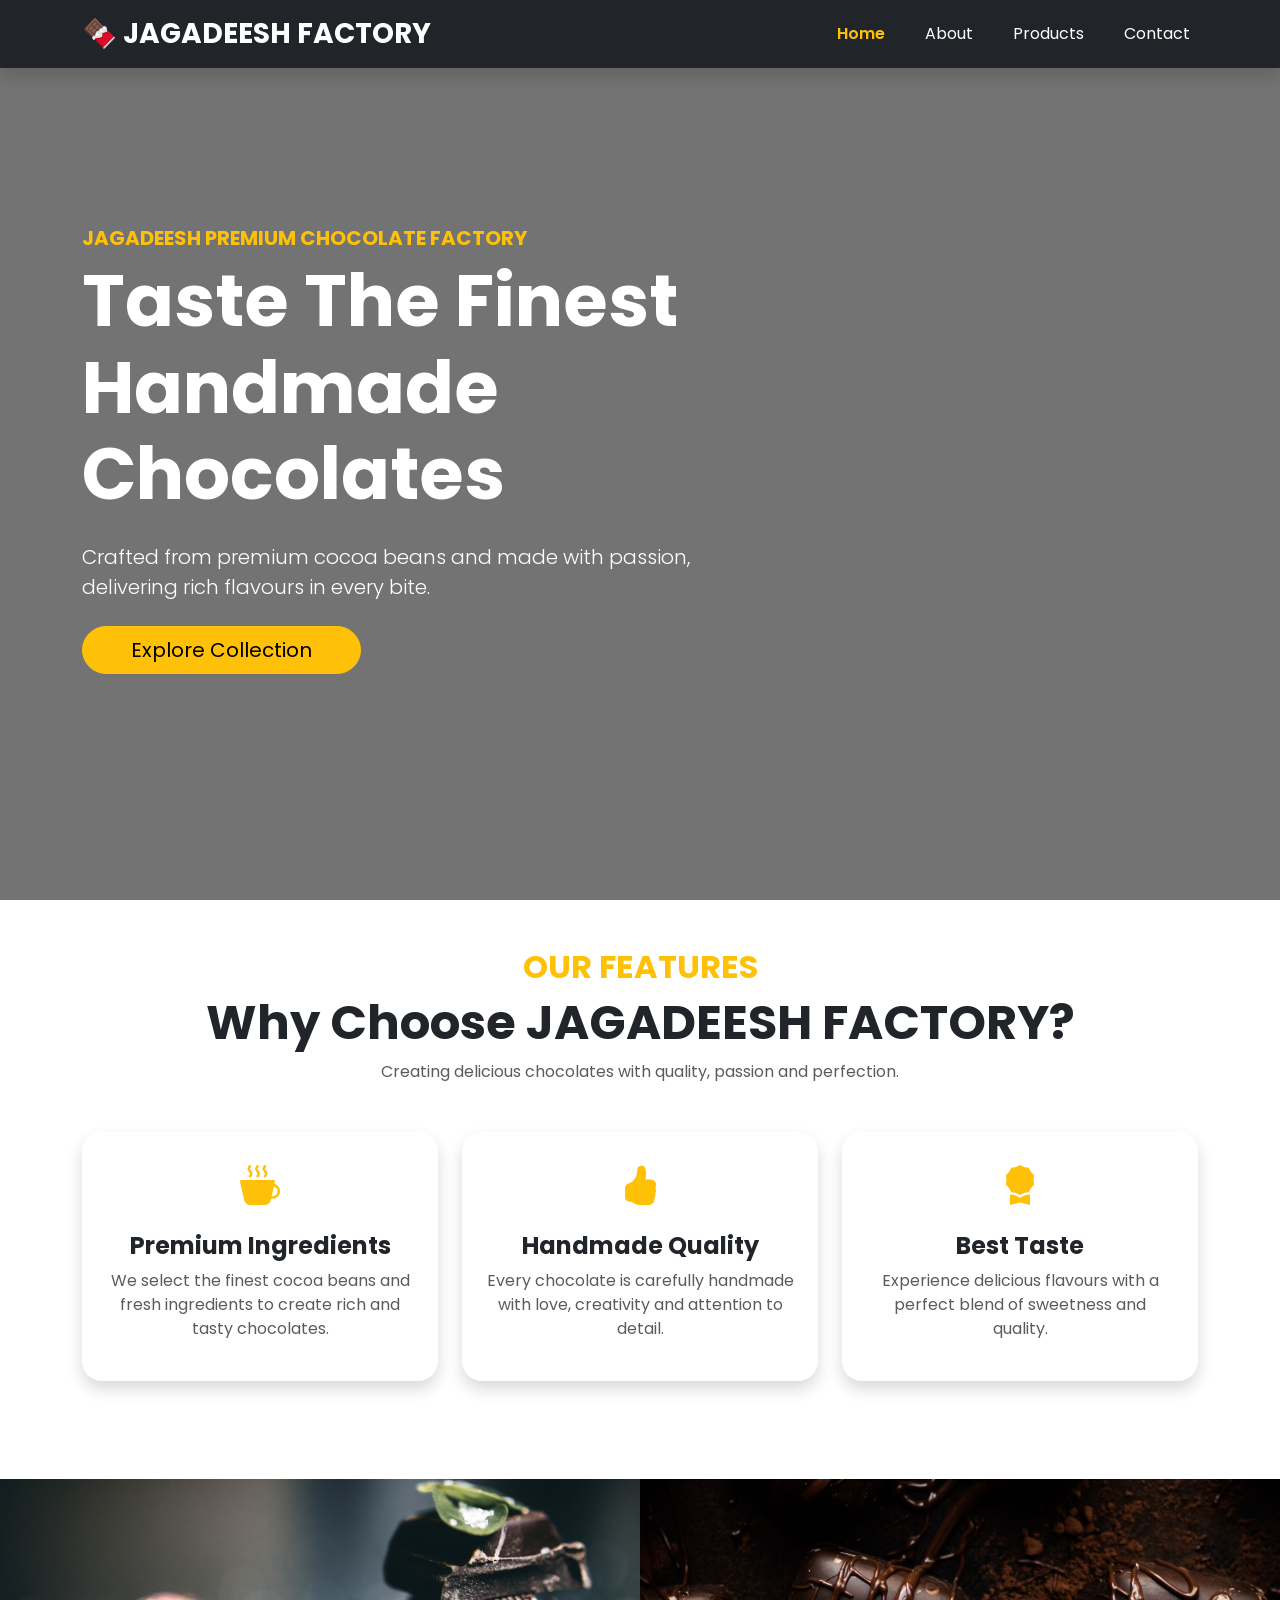
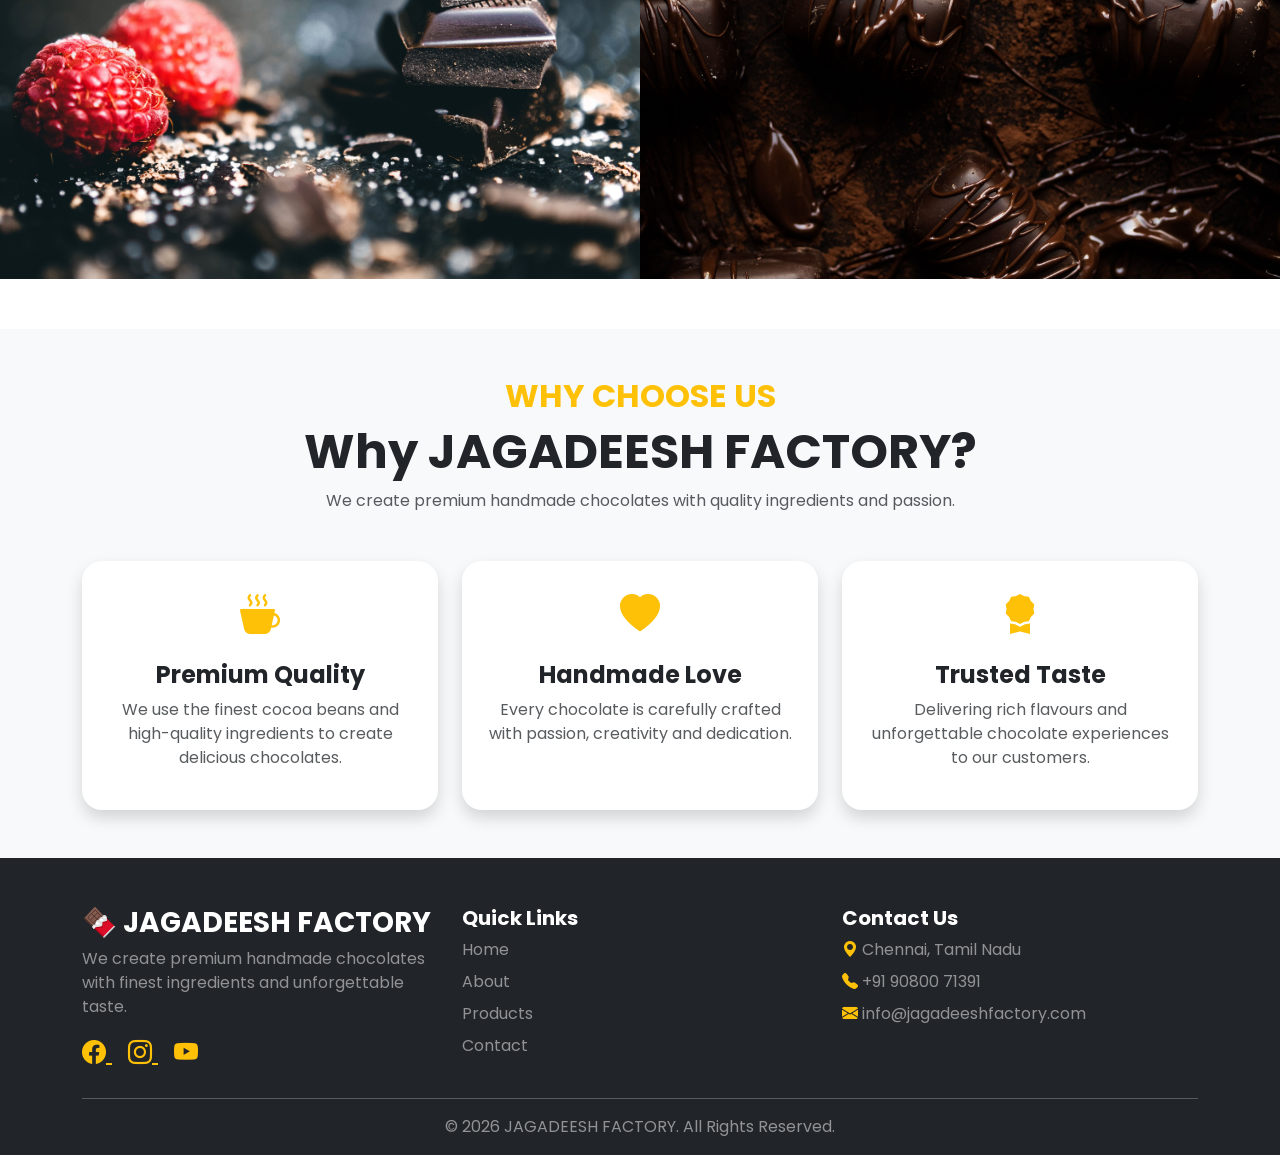
<file: index.html>
<!DOCTYPE html>
<html lang="en">

<head>

    <meta charset="UTF-8">
    <meta name="viewport" content="width=device-width, initial-scale=1.0">

    <title>Chocolate Factory</title>

    <!-- Bootstrap CSS -->

    <link href="https://cdn.jsdelivr.net/npm/bootstrap@5.3.7/dist/css/bootstrap.min.css" rel="stylesheet">

    <!-- Bootstrap Icons -->

    <link rel="stylesheet"
        href="https://cdn.jsdelivr.net/npm/bootstrap-icons@1.13.1/font/bootstrap-icons.min.css">

    <!-- Google Font -->

    <link href="https://fonts.googleapis.com/css2?family=Poppins:wght@300;400;500;600;700;800&display=swap"
        rel="stylesheet">

    <!-- CSS -->

    <link rel="stylesheet" href="style.css">

</head>


<body>
    <nav class="navbar navbar-expand-lg navbar-dark bg-dark fixed-top shadow">

    <div class="container">

        <a class="navbar-brand fw-bold fs-3" href="#">
    🍫 JAGADEESH FACTORY
</a>

        <div class="ms-auto">

            <ul class="navbar-nav flex-row gap-4">

                <li class="nav-item">

                    <a class="nav-link active text-white" href="./index.html">Home</a>

                </li>

                <li class="nav-item">

                    <a class="nav-link text-white" href="./about.html">About</a>

                </li>

                <li class="nav-item">

                    <a class="nav-link text-white" href="./products.html">Products</a>

                </li>

                

                <li class="nav-item">

                    <a class="nav-link text-white" href="./contact.html">Contact</a>

                </li>

            </ul>

        </div>

    </div>

</nav>
<section class="hero">

    <video autoplay muted loop playsinline>

        <source src="./images/hero video.mp4" type="video/mp4">

    </video>

    <div class="overlay"></div>

    <div class="container h-100">

        <div class="row h-100 align-items-center">

            <div class="col-lg-7">

                <h5 class="text-warning fw-bold">
    JAGADEESH PREMIUM CHOCOLATE FACTORY
</h5>

                <h1 class="display-2 fw-bold text-white">

                    Taste The Finest Handmade Chocolates

                </h1>

                <p class="lead text-white my-4">

                    Crafted from premium cocoa beans and made with passion,
                    delivering rich flavours in every bite.

                </p>

                <a href="products.html"
                    class="btn btn-warning btn-lg rounded-pill px-5">

                    Explore Collection

                </a>

            </div>

        </div>

    </div>

</section>

<!-- FEATURES SECTION -->

<section class="py-5">

    <div class="container">

        <div class="text-center mb-5">

            <h2 class="text-warning fw-bold">
                OUR FEATURES
            </h2>

            <h2 class="fw-bold display-5">
                Why Choose JAGADEESH FACTORY?
            </h2>

            <p class="text-muted">
                Creating delicious chocolates with quality, passion and perfection.
            </p>

        </div>


        <div class="row g-4">


            <!-- Feature 1 -->

            <div class="col-lg-4 col-md-6">

                <div class="card h-100 shadow border-0 text-center p-4">

                    <div class="mb-3">

                        <i class="bi bi-cup-hot-fill text-warning fs-1"></i>

                    </div>

                    <h4 class="fw-bold">
                        Premium Ingredients
                    </h4>

                    <p class="text-muted">
                        We select the finest cocoa beans and fresh ingredients
                        to create rich and tasty chocolates.
                    </p>

                </div>

            </div>



            <!-- Feature 2 -->

            <div class="col-lg-4 col-md-6">

                <div class="card h-100 shadow border-0 text-center p-4">

                    <div class="mb-3">

                        <i class="bi bi-hand-thumbs-up-fill text-warning fs-1"></i>

                    </div>

                    <h4 class="fw-bold">
                        Handmade Quality
                    </h4>

                    <p class="text-muted">
                        Every chocolate is carefully handmade with love,
                        creativity and attention to detail.
                    </p>

                </div>

            </div>



            <!-- Feature 3 -->

            <div class="col-lg-4 col-md-6">

                <div class="card h-100 shadow border-0 text-center p-4">

                    <div class="mb-3">

                        <i class="bi bi-award-fill text-warning fs-1"></i>

                    </div>

                    <h4 class="fw-bold">
                        Best Taste
                    </h4>

                    <p class="text-muted">
                        Experience delicious flavours with a perfect blend
                        of sweetness and quality.
                    </p>

                </div>

            </div>



        </div>

    </div>

</section>

<div class="slider">

    <div class="slides">

        <img src="./images/about.jpg" alt="abt">
        <img src="./images/dark.jpg" alt="dark">
        <img src="./images/gift.jpg" alt="gift">
        <img src="./images/almond.jpg" alt="almond">
        <img src="./images/milk.jpg" alt="milk">
        <img src="./images/process.jpg" alt="process">




    </div>

</div>

<!-- why-->

<section class="py-5 bg-light">

    <div class="container">

        <!-- Heading -->

        <div class="text-center mb-5">

            <h2 class="text-warning fw-bold">
                WHY CHOOSE US
            </h2>

            <h2 class="fw-bold display-5">
                Why JAGADEESH FACTORY?
            </h2>

            <p class="text-muted">
                We create premium handmade chocolates with quality ingredients and passion.
            </p>

        </div>


        <!-- Cards -->

        <div class="row g-4">


            <!-- Card 1 -->

            <div class="col-lg-4 col-md-6">

                <div class="card h-100 shadow border-0 text-center p-4">

                    <div class="mb-3">

                        <i class="bi bi-cup-hot-fill text-warning fs-1"></i>

                    </div>

                    <h4 class="fw-bold">
                        Premium Quality
                    </h4>

                    <p class="text-muted">
                        We use the finest cocoa beans and high-quality ingredients
                        to create delicious chocolates.
                    </p>

                </div>

            </div>



            <!-- Card 2 -->

            <div class="col-lg-4 col-md-6">

                <div class="card h-100 shadow border-0 text-center p-4">

                    <div class="mb-3">

                        <i class="bi bi-heart-fill text-warning fs-1"></i>

                    </div>

                    <h4 class="fw-bold">
                        Handmade Love
                    </h4>

                    <p class="text-muted">
                        Every chocolate is carefully crafted with passion,
                        creativity and dedication.
                    </p>

                </div>

            </div>



            <!-- Card 3 -->

            <div class="col-lg-4 col-md-6">

                <div class="card h-100 shadow border-0 text-center p-4">

                    <div class="mb-3">

                        <i class="bi bi-award-fill text-warning fs-1"></i>

                    </div>

                    <h4 class="fw-bold">
                        Trusted Taste
                    </h4>

                    <p class="text-muted">
                        Delivering rich flavours and unforgettable chocolate
                        experiences to our customers.
                    </p>

                </div>

            </div>


        </div>


    </div>

</section>



<!-- FOOTER SECTION -->

<footer class="bg-dark text-white pt-5 pb-3">

    <div class="container">

        <div class="row g-4">


            <!-- Brand -->

            <div class="col-lg-4 col-md-6">

                <h3 class="fw-bold">
                    🍫 JAGADEESH FACTORY
                </h3>

                <p class="text-white-50">
                    We create premium handmade chocolates
                    with finest ingredients and unforgettable taste.
                </p>


                <div>

                    <a href="#" class="text-warning fs-4 me-3">
                        <i class="bi bi-facebook"></i>
                    </a>

                    <a href="#" class="text-warning fs-4 me-3">
                        <i class="bi bi-instagram"></i>
                    </a>

                    <a href="#" class="text-warning fs-4">
                        <i class="bi bi-youtube"></i>
                    </a>

                </div>

            </div>



            <!-- Quick Links -->

            <div class="col-lg-4 col-md-6">

                <h5 class="fw-bold">
                    Quick Links
                </h5>

                <ul class="list-unstyled">

                    <li class="mb-2">
                        <a href="#" class="text-white-50 text-decoration-none">
                            Home
                        </a>
                    </li>

                    <li class="mb-2">
                        <a href="about.html" class="text-white-50 text-decoration-none">
                            About
                        </a>
                    </li>

                    <li class="mb-2">
                        <a href="products.html" class="text-white-50 text-decoration-none">
                            Products
                        </a>
                    </li>

                    <li>
                        <a href="contact.html" class="text-white-50 text-decoration-none">
                            Contact
                        </a>
                    </li>

                </ul>

            </div>



            <!-- Contact -->

            <div class="col-lg-4 col-md-6">

                <h5 class="fw-bold">
                    Contact Us
                </h5>


                <p class="text-white-50 mb-2">
                    <i class="bi bi-geo-alt-fill text-warning"></i>
                    Chennai, Tamil Nadu
                </p>


                <p class="text-white-50 mb-2">
                    <i class="bi bi-telephone-fill text-warning"></i>
                    +91 90800 71391
                </p>


                <p class="text-white-50">
                    <i class="bi bi-envelope-fill text-warning"></i>
                    info@jagadeeshfactory.com
                </p>


            </div>


        </div>


        <hr class="mt-4">


        <div class="text-center text-white-50">

            <p class="mb-0">
                © 2026 JAGADEESH FACTORY. All Rights Reserved.
            </p>

        </div>


    </div>

</footer>
</body>
</html>
</file>
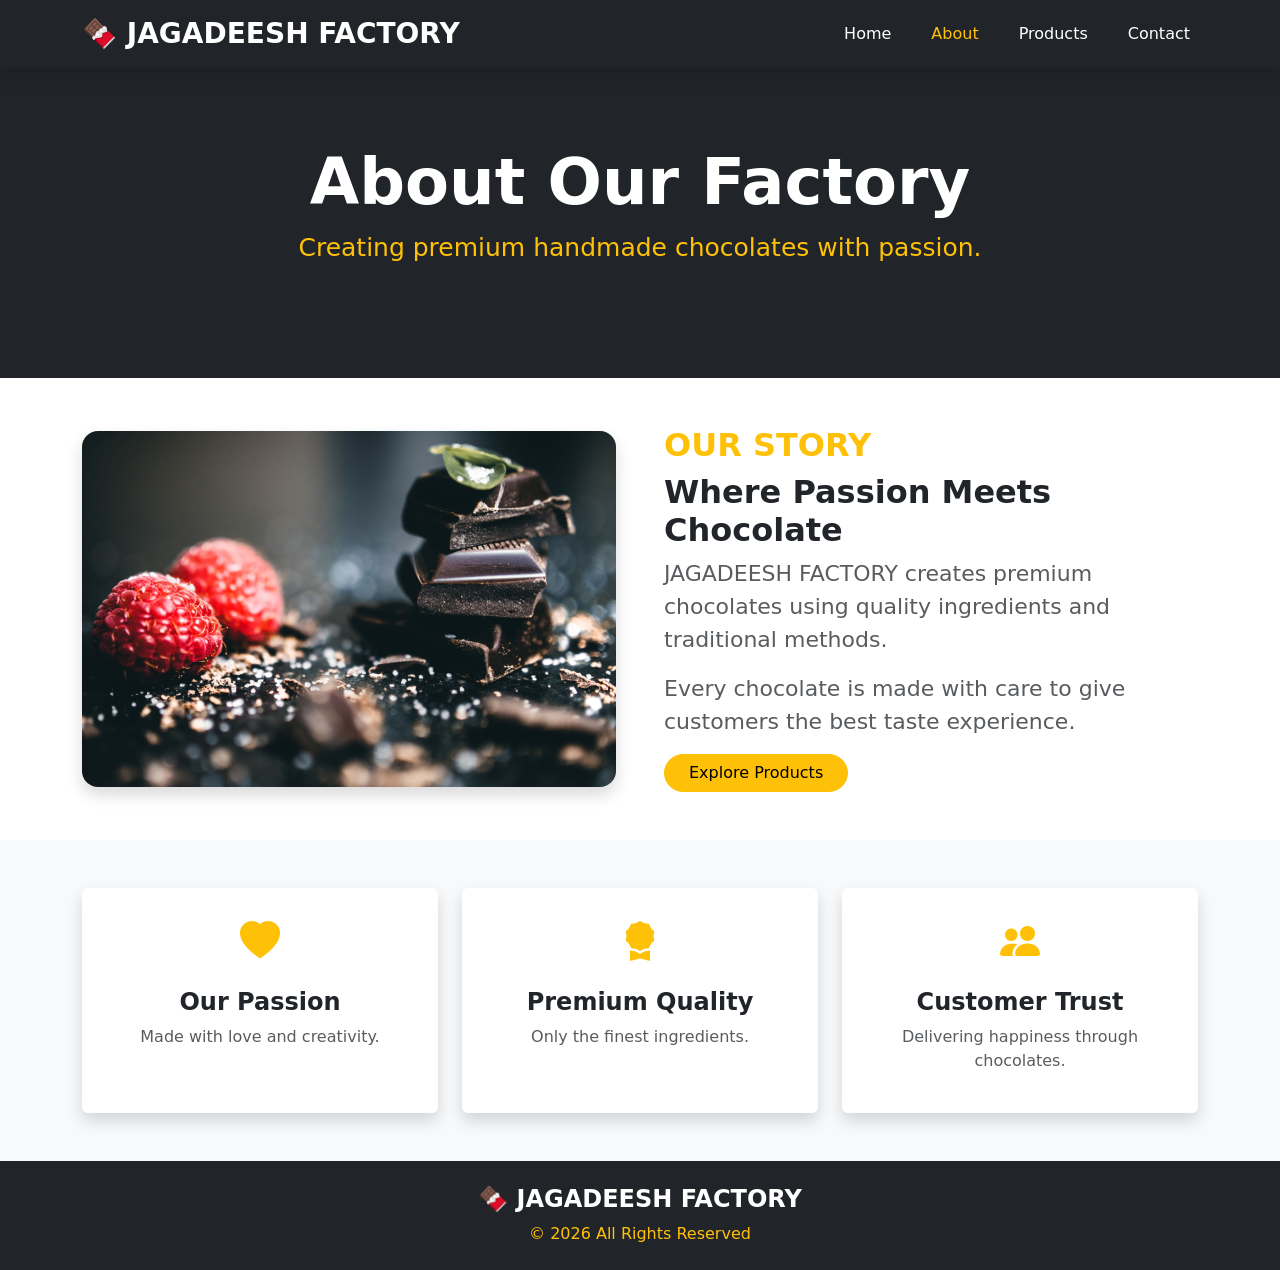
<file: about.html>
<!DOCTYPE html>
<html lang="en">
<head>
    <meta charset="UTF-8">
    <meta name="viewport" content="width=device-width, initial-scale=1.0">
    <title>About</title>
    <!-- Bootstrap CSS -->
<link href="https://cdn.jsdelivr.net/npm/bootstrap@5.3.7/dist/css/bootstrap.min.css" rel="stylesheet">


<!-- Bootstrap Icons -->
<link rel="stylesheet"
href="https://cdn.jsdelivr.net/npm/bootstrap-icons@1.13.1/font/bootstrap-icons.min.css">


<!-- Your CSS -->
<link rel="stylesheet" href="./index.html">
</head>
<body>
    <nav class="navbar navbar-expand-lg navbar-dark bg-dark fixed-top shadow">

<div class="container">

<a class="navbar-brand fw-bold fs-3" href="index.html">
🍫 JAGADEESH FACTORY
</a>

<div class="ms-auto">

<ul class="navbar-nav flex-row gap-4">

<li class="nav-item">
<a class="nav-link text-white" href="./index.html">
Home
</a>
</li>


<li class="nav-item">
<a class="nav-link active text-warning" href="about.html">
About
</a>
</li>


<li class="nav-item">
<a class="nav-link text-white" href="./products.html">
Products
</a>
</li>





<li class="nav-item">
<a class="nav-link text-white" href="./contact.html">
Contact
</a>
</li>


</ul>

</div>

</div>

</nav>

<section class="bg-dark py-5 mt-5">

<div class="container text-center text-white py-5">

<h1 class="display-3 fw-bold">
About Our Factory
</h1>


<p class="lead text-warning"style="font-size: 25px;">
Creating premium handmade chocolates with passion.
</p>


</div>

</section>

<section class="py-5">

<div class="container">

<div class="row align-items-center g-5">


<div class="col-lg-6">

<img src="./images/about.jpg"
class="img-fluid rounded-4 shadow">

</div>



<div class="col-lg-6">


<h2 class="text-warning fw-bold">
OUR STORY
</h2>


<h2 class="fw-bold">
Where Passion Meets Chocolate
</h2>


<p class="text-muted"style="font-size: 22px;">

JAGADEESH FACTORY creates premium chocolates
using quality ingredients and traditional methods.

</p>


<p class="text-muted" style="font-size: 22px;">

Every chocolate is made with care to give
customers the best taste experience.

</p>


<a href="products.html"
class="btn btn-warning rounded-pill px-4">

Explore Products

</a>


</div>


</div>

</div>

</section>

<section class="py-5 bg-light">

<div class="container">

<div class="row g-4">


<div class="col-lg-4">

<div class="card shadow border-0 h-100 text-center p-4">

<i class="bi bi-heart-fill text-warning fs-1"></i>

<h4 class="fw-bold mt-3">
Our Passion
</h4>

<p class="text-muted">
Made with love and creativity.
</p>

</div>

</div>



<div class="col-lg-4">

<div class="card shadow border-0 h-100 text-center p-4">

<i class="bi bi-award-fill text-warning fs-1"></i>

<h4 class="fw-bold mt-3">
Premium Quality
</h4>

<p class="text-muted">
Only the finest ingredients.
</p>

</div>

</div>



<div class="col-lg-4">

<div class="card shadow border-0 h-100 text-center p-4">

<i class="bi bi-people-fill text-warning fs-1"></i>

<h4 class="fw-bold mt-3">
Customer Trust
</h4>

<p class="text-muted">
Delivering happiness through chocolates.
</p>

</div>

</div>


</div>

</div>

</section>

<footer class="bg-dark text-white py-4">

<div class="container text-center">

<h4 class="fw-bold">
🍫 JAGADEESH FACTORY
</h4>

<p class="text-warning mb-0">
© 2026 All Rights Reserved
</p>

</div>

</footer>
</file>
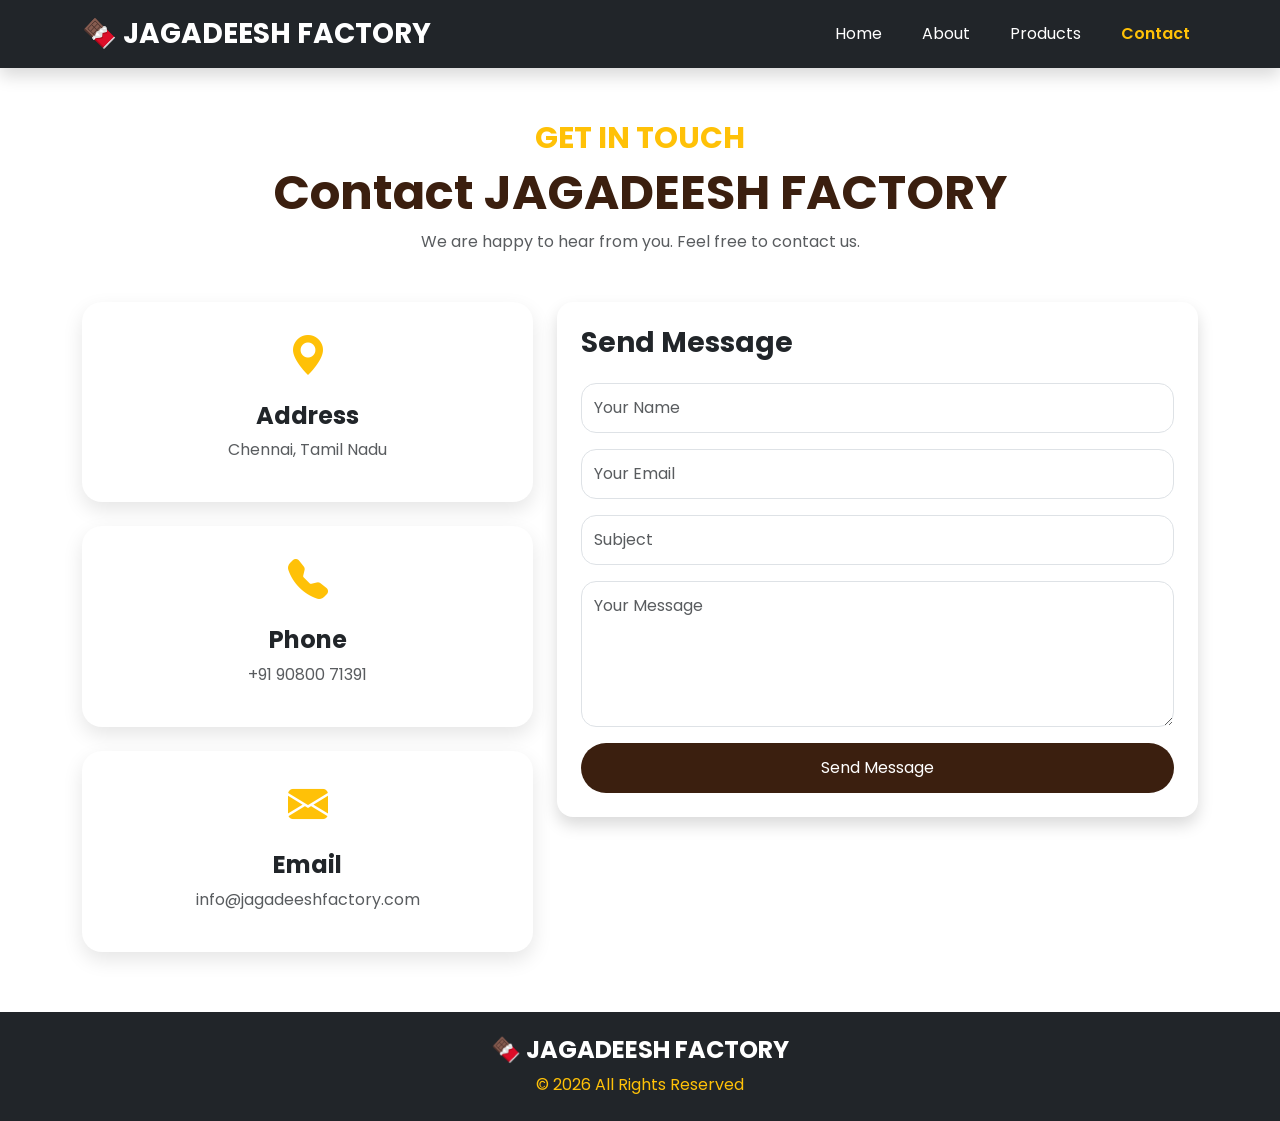
<file: contact.html>
<!DOCTYPE html>
<html lang="en">

<head>

<meta charset="UTF-8">
<meta name="viewport" content="width=device-width, initial-scale=1.0">

<title>Contact | JAGADEESH FACTORY</title>


<link href="https://cdn.jsdelivr.net/npm/bootstrap@5.3.7/dist/css/bootstrap.min.css" rel="stylesheet">


<link href="https://cdn.jsdelivr.net/npm/bootstrap-icons@1.13.1/font/bootstrap-icons.min.css" rel="stylesheet">


<link href="https://fonts.googleapis.com/css2?family=Poppins:wght@300;400;500;600;700&display=swap" rel="stylesheet">


<style>


*{
    margin:0;
    padding:0;
    box-sizing:border-box;
}


body{

    font-family:'Poppins',sans-serif;
    background:#ffffff;

}



/* NAVBAR */


.navbar .nav-link.active{

    color:#ffc107 !important;
    font-weight:600;

}


.navbar .nav-link:hover{

    color:#ffc107 !important;

}




/* CONTACT SECTION */


.contact-section{

    padding-top:120px;
    padding-bottom:60px;

}



.section-title h6{

    color:#ffc107;

}



.section-title h1{

    color:#3b1f0f;

}





/* CONTACT CARDS */


.contact-card{

    border:none;
    border-radius:20px;
    transition:0.4s;
    box-shadow:0 8px 20px rgba(0,0,0,0.1);

}



.contact-card:hover{

    transform:translateY(-10px);

}



.contact-card i{

    color:#ffc107;

    font-size:40px;

}





/* FORM */


.form-control{

    border-radius:15px;
    padding:12px;

}


.btn-contact{

    background:#3b1f0f;
    color:white;
    border-radius:30px;
    padding:12px 35px;

}



.btn-contact:hover{

    background:#b87333;
    color:white;

}




/* FOOTER */


footer{

    background:#212529;
    color:white;

}



</style>


</head>



<body>



<!-- NAVBAR -->


<nav class="navbar navbar-expand-lg navbar-dark bg-dark fixed-top shadow">


<div class="container">


<a class="navbar-brand fw-bold fs-3" href="./index.html">

🍫 JAGADEESH FACTORY

</a>



<div class="ms-auto">


<ul class="navbar-nav flex-row gap-4">


<li class="nav-item">

<a class="nav-link text-white" href="./index.html">

Home

</a>

</li>



<li class="nav-item">

<a class="nav-link text-white" href="./about.html">

About

</a>

</li>



<li class="nav-item">

<a class="nav-link text-white" href="./products.html">

Products

</a>

</li>




<li class="nav-item">

<a class="nav-link active" href="./contact.html">

Contact

</a>

</li>



</ul>


</div>


</div>


</nav>





<!-- CONTACT SECTION -->


<section class="contact-section">


<div class="container">



<div class="text-center mb-5 section-title">


<h6 class="fw-bold" style="font-size: 30px;">

GET IN TOUCH

</h6>



<h1 class="fw-bold display-5">

Contact JAGADEESH FACTORY

</h1>



<p class="text-muted">

We are happy to hear from you. Feel free to contact us.

</p>



</div>





<div class="row g-4">





<!-- Contact Info -->


<div class="col-lg-5">



<div class="card contact-card p-4 mb-4 text-center">


<i class="bi bi-geo-alt-fill"></i>


<h4 class="fw-bold mt-3">

Address

</h4>


<p class="text-muted">

Chennai, Tamil Nadu

</p>


</div>





<div class="card contact-card p-4 mb-4 text-center">


<i class="bi bi-telephone-fill"></i>


<h4 class="fw-bold mt-3">

Phone

</h4>


<p class="text-muted">

+91 90800 71391

</p>


</div>





<div class="card contact-card p-4 text-center">


<i class="bi bi-envelope-fill"></i>


<h4 class="fw-bold mt-3">

Email

</h4>


<p class="text-muted">

info@jagadeeshfactory.com

</p>


</div>



</div>







<!-- Contact Form -->


<div class="col-lg-7">


<div class="card shadow border-0 rounded-4 p-4">


<h3 class="fw-bold mb-4">

Send Message

</h3>



<input type="text" class="form-control mb-3" placeholder="Your Name">


<input type="email" class="form-control mb-3" placeholder="Your Email">


<input type="text" class="form-control mb-3" placeholder="Subject">


<textarea class="form-control mb-3" rows="5" placeholder="Your Message"></textarea>



<button class="btn btn-contact">

Send Message

</button>


</div>


</div>



</div>


</div>


</section>


<!-- FOOTER -->


<footer class="bg-dark text-white py-4">

<div class="container text-center">

<h4 class="fw-bold">
🍫 JAGADEESH FACTORY
</h4>

<p class="text-warning mb-0">
© 2026 All Rights Reserved
</p>

</div>

</footer>
</body>
</html>
</file>
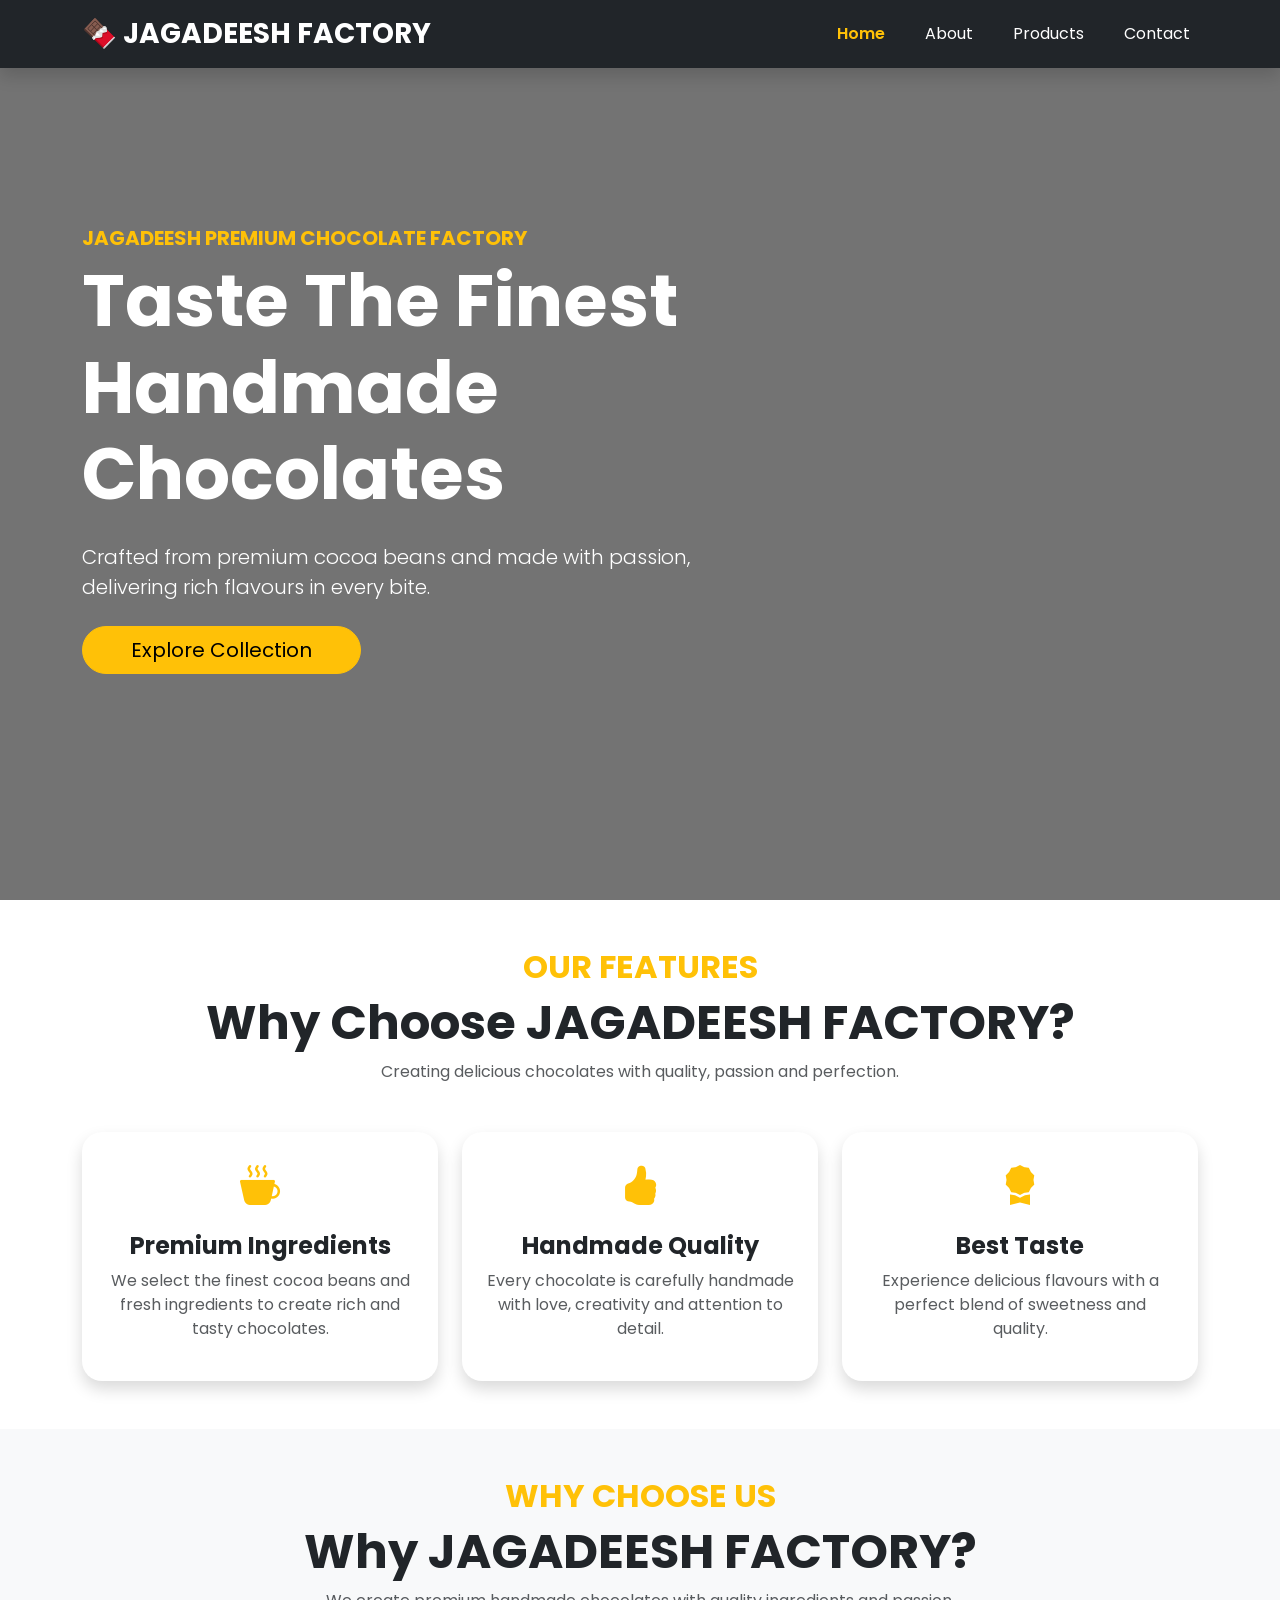
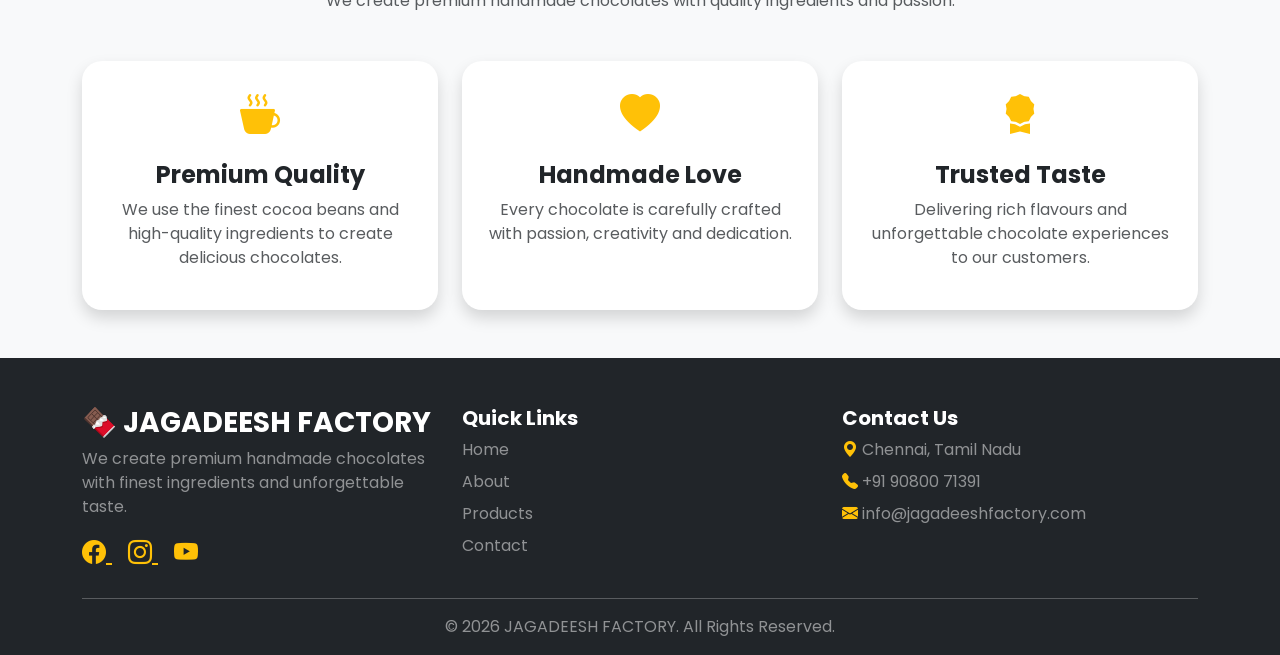
<file: index_boot.html>
<!DOCTYPE html>
<html lang="en">

<head>

    <meta charset="UTF-8">
    <meta name="viewport" content="width=device-width, initial-scale=1.0">

    <title>Chocolate Factory</title>

    <!-- Bootstrap CSS -->

    <link href="https://cdn.jsdelivr.net/npm/bootstrap@5.3.7/dist/css/bootstrap.min.css" rel="stylesheet">

    <!-- Bootstrap Icons -->

    <link rel="stylesheet"
        href="https://cdn.jsdelivr.net/npm/bootstrap-icons@1.13.1/font/bootstrap-icons.min.css">

    <!-- Google Font -->

    <link href="https://fonts.googleapis.com/css2?family=Poppins:wght@300;400;500;600;700;800&display=swap"
        rel="stylesheet">

    <!-- CSS -->

    <link rel="stylesheet" href="index_boot.css">

</head>

<body>
    <nav class="navbar navbar-expand-lg navbar-dark bg-dark fixed-top shadow">

    <div class="container">

        <a class="navbar-brand fw-bold fs-3" href="#">
    🍫 JAGADEESH FACTORY
</a>

        <div class="ms-auto">

            <ul class="navbar-nav flex-row gap-4">

                <li class="nav-item">

                    <a class="nav-link active text-white" href="#">Home</a>

                </li>

                <li class="nav-item">

                    <a class="nav-link text-white" href="./about.html">About</a>

                </li>

                <li class="nav-item">

                    <a class="nav-link text-white" href="./products.html">Products</a>

                </li>

                

                <li class="nav-item">

                    <a class="nav-link text-white" href="./contact.html">Contact</a>

                </li>

            </ul>

        </div>

    </div>

</nav>
<section class="hero">

    <video autoplay muted loop playsinline>

        <source src="./images/hero video.mp4" type="video/mp4">

    </video>

    <div class="overlay"></div>

    <div class="container h-100">

        <div class="row h-100 align-items-center">

            <div class="col-lg-7">

                <h5 class="text-warning fw-bold">
    JAGADEESH PREMIUM CHOCOLATE FACTORY
</h5>

                <h1 class="display-2 fw-bold text-white">

                    Taste The Finest Handmade Chocolates

                </h1>

                <p class="lead text-white my-4">

                    Crafted from premium cocoa beans and made with passion,
                    delivering rich flavours in every bite.

                </p>

                <a href="products.html"
                    class="btn btn-warning btn-lg rounded-pill px-5">

                    Explore Collection

                </a>

            </div>

        </div>

    </div>

</section>
<!-- FEATURES SECTION -->

<section class="py-5">

    <div class="container">

        <div class="text-center mb-5">

            <h2 class="text-warning fw-bold">
                OUR FEATURES
            </h2>

            <h2 class="fw-bold display-5">
                Why Choose JAGADEESH FACTORY?
            </h2>

            <p class="text-muted">
                Creating delicious chocolates with quality, passion and perfection.
            </p>

        </div>


        <div class="row g-4">


            <!-- Feature 1 -->

            <div class="col-lg-4 col-md-6">

                <div class="card h-100 shadow border-0 text-center p-4">

                    <div class="mb-3">

                        <i class="bi bi-cup-hot-fill text-warning fs-1"></i>

                    </div>

                    <h4 class="fw-bold">
                        Premium Ingredients
                    </h4>

                    <p class="text-muted">
                        We select the finest cocoa beans and fresh ingredients
                        to create rich and tasty chocolates.
                    </p>

                </div>

            </div>



            <!-- Feature 2 -->

            <div class="col-lg-4 col-md-6">

                <div class="card h-100 shadow border-0 text-center p-4">

                    <div class="mb-3">

                        <i class="bi bi-hand-thumbs-up-fill text-warning fs-1"></i>

                    </div>

                    <h4 class="fw-bold">
                        Handmade Quality
                    </h4>

                    <p class="text-muted">
                        Every chocolate is carefully handmade with love,
                        creativity and attention to detail.
                    </p>

                </div>

            </div>



            <!-- Feature 3 -->

            <div class="col-lg-4 col-md-6">

                <div class="card h-100 shadow border-0 text-center p-4">

                    <div class="mb-3">

                        <i class="bi bi-award-fill text-warning fs-1"></i>

                    </div>

                    <h4 class="fw-bold">
                        Best Taste
                    </h4>

                    <p class="text-muted">
                        Experience delicious flavours with a perfect blend
                        of sweetness and quality.
                    </p>

                </div>

            </div>



        </div>

    </div>

</section>

<!-- why-->

<section class="py-5 bg-light">

    <div class="container">

        <!-- Heading -->

        <div class="text-center mb-5">

            <h2 class="text-warning fw-bold">
                WHY CHOOSE US
            </h2>

            <h2 class="fw-bold display-5">
                Why JAGADEESH FACTORY?
            </h2>

            <p class="text-muted">
                We create premium handmade chocolates with quality ingredients and passion.
            </p>

        </div>


        <!-- Cards -->

        <div class="row g-4">


            <!-- Card 1 -->

            <div class="col-lg-4 col-md-6">

                <div class="card h-100 shadow border-0 text-center p-4">

                    <div class="mb-3">

                        <i class="bi bi-cup-hot-fill text-warning fs-1"></i>

                    </div>

                    <h4 class="fw-bold">
                        Premium Quality
                    </h4>

                    <p class="text-muted">
                        We use the finest cocoa beans and high-quality ingredients
                        to create delicious chocolates.
                    </p>

                </div>

            </div>



            <!-- Card 2 -->

            <div class="col-lg-4 col-md-6">

                <div class="card h-100 shadow border-0 text-center p-4">

                    <div class="mb-3">

                        <i class="bi bi-heart-fill text-warning fs-1"></i>

                    </div>

                    <h4 class="fw-bold">
                        Handmade Love
                    </h4>

                    <p class="text-muted">
                        Every chocolate is carefully crafted with passion,
                        creativity and dedication.
                    </p>

                </div>

            </div>



            <!-- Card 3 -->

            <div class="col-lg-4 col-md-6">

                <div class="card h-100 shadow border-0 text-center p-4">

                    <div class="mb-3">

                        <i class="bi bi-award-fill text-warning fs-1"></i>

                    </div>

                    <h4 class="fw-bold">
                        Trusted Taste
                    </h4>

                    <p class="text-muted">
                        Delivering rich flavours and unforgettable chocolate
                        experiences to our customers.
                    </p>

                </div>

            </div>


        </div>


    </div>

</section>

<!-- FOOTER SECTION -->

<footer class="bg-dark text-white pt-5 pb-3">

    <div class="container">

        <div class="row g-4">


            <!-- Brand -->

            <div class="col-lg-4 col-md-6">

                <h3 class="fw-bold">
                    🍫 JAGADEESH FACTORY
                </h3>

                <p class="text-white-50">
                    We create premium handmade chocolates
                    with finest ingredients and unforgettable taste.
                </p>


                <div>

                    <a href="#" class="text-warning fs-4 me-3">
                        <i class="bi bi-facebook"></i>
                    </a>

                    <a href="#" class="text-warning fs-4 me-3">
                        <i class="bi bi-instagram"></i>
                    </a>

                    <a href="#" class="text-warning fs-4">
                        <i class="bi bi-youtube"></i>
                    </a>

                </div>

            </div>



            <!-- Quick Links -->

            <div class="col-lg-4 col-md-6">

                <h5 class="fw-bold">
                    Quick Links
                </h5>

                <ul class="list-unstyled">

                    <li class="mb-2">
                        <a href="#" class="text-white-50 text-decoration-none">
                            Home
                        </a>
                    </li>

                    <li class="mb-2">
                        <a href="about.html" class="text-white-50 text-decoration-none">
                            About
                        </a>
                    </li>

                    <li class="mb-2">
                        <a href="products.html" class="text-white-50 text-decoration-none">
                            Products
                        </a>
                    </li>

                    <li>
                        <a href="contact.html" class="text-white-50 text-decoration-none">
                            Contact
                        </a>
                    </li>

                </ul>

            </div>



            <!-- Contact -->

            <div class="col-lg-4 col-md-6">

                <h5 class="fw-bold">
                    Contact Us
                </h5>


                <p class="text-white-50 mb-2">
                    <i class="bi bi-geo-alt-fill text-warning"></i>
                    Chennai, Tamil Nadu
                </p>


                <p class="text-white-50 mb-2">
                    <i class="bi bi-telephone-fill text-warning"></i>
                    +91 90800 71391
                </p>


                <p class="text-white-50">
                    <i class="bi bi-envelope-fill text-warning"></i>
                    info@jagadeeshfactory.com
                </p>


            </div>


        </div>


        <hr class="mt-4">


        <div class="text-center text-white-50">

            <p class="mb-0">
                © 2026 JAGADEESH FACTORY. All Rights Reserved.
            </p>

        </div>


    </div>

</footer>
</body>
</html>
</file>
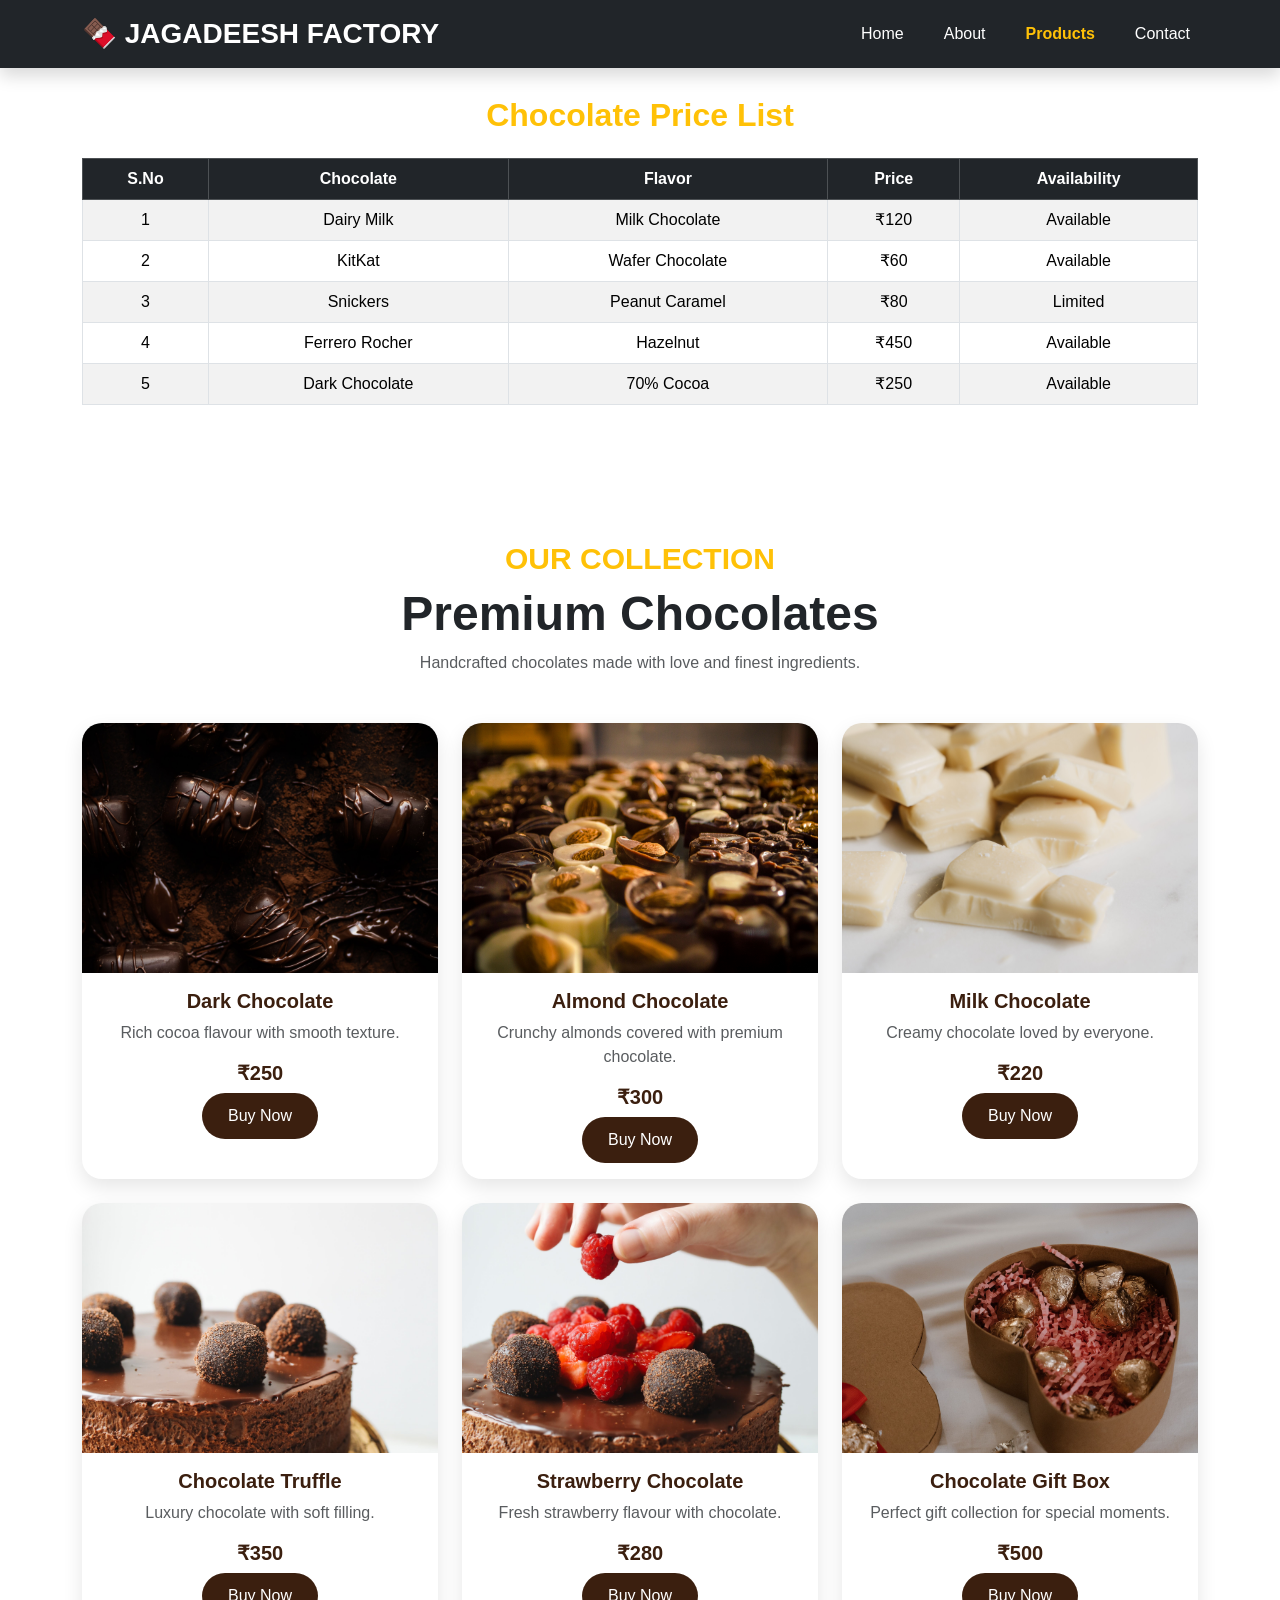
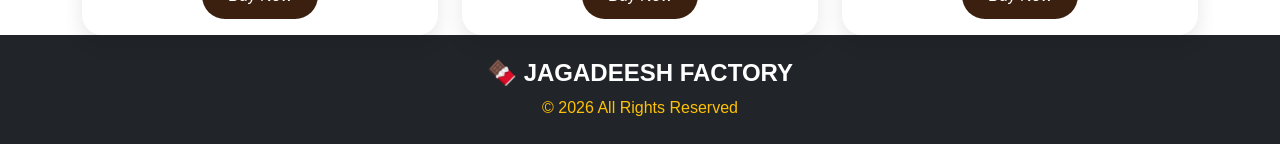
<file: products.html>
<!DOCTYPE html>
<html lang="en">

<head>

<meta charset="UTF-8">
<meta name="viewport" content="width=device-width, initial-scale=1.0">

<title>Products | JAGADEESH FACTORY</title>


<link href="https://cdn.jsdelivr.net/npm/bootstrap@5.3.7/dist/css/bootstrap.min.css" rel="stylesheet">


<link href="https://cdn.jsdelivr.net/npm/bootstrap-icons@1.11.3/font/bootstrap-icons.css" rel="stylesheet">


<style>

body{
    font-family:'Poppins',sans-serif;
    background:#ffffff;
}



/* Navbar */

.navbar{
    background:#212529 !important;
}


.navbar .nav-link.active{

    color:#ffc107 !important;
    font-weight:600;

}


.navbar .nav-link:hover{

    color:#ffc107 !important;

}



/* Product Section */

.products{

    padding-top:120px;

}


.section-title h6{

    color:#ffc107;

}


.card{

    border:none;
    border-radius:20px;
    overflow:hidden;
    transition:0.4s;
    box-shadow:0 8px 20px rgba(0,0,0,0.1);

}



.card:hover{

    transform:translateY(-10px);

}



.card img{

    height:250px;
    object-fit:cover;

}



.card-body h5{

    color:#3b1f0f;

}



.price{

    color:#b87333;
    font-weight:bold;

}



/* Button */

.btn-chocolate{

    background:#3b1f0f;
    color:white;
    border-radius:30px;
    padding:10px 25px;

}



.btn-chocolate:hover{

    background:#b87333;
    color:white;

}



/* Footer */

footer{

    background:#212529;
    color:white;

}


</style>

</head>



<body>


<!-- NAVBAR -->

<nav class="navbar navbar-expand-lg navbar-dark fixed-top shadow">


<div class="container">


<a class="navbar-brand fw-bold fs-3" href="./index.html"/>

🍫 JAGADEESH FACTORY

</a>



<div class="ms-auto">


<ul class="navbar-nav flex-row gap-4">



<li class="nav-item">

<a class="nav-link text-white" href="./index.html">

Home

</a>

</li>




<li class="nav-item">

<a class="nav-link text-white" href="./about.html">

About

</a>

</li>




<li class="nav-item">

<a class="nav-link active" href="products.html">

Products

</a>

</li>




<li class="nav-item">

<a class="nav-link text-white" href="./contact.html">

Contact

</a>

</li>



</ul>


</div>


</div>


</nav>



<section class="container mt-5 pt-5">

    <h2 class="text-center text-warning fw-bold mb-4">
        Chocolate Price List
    </h2>

    <div class="table-responsive">

        <table class="table table-striped table-hover table-bordered text-center align-middle">

            <thead class="table-dark">
                <tr>
                    <th>S.No</th>
                    <th>Chocolate</th>
                    <th>Flavor</th>
                    <th>Price</th>
                    <th>Availability</th>
                </tr>
            </thead>

            <tbody>
                <tr>
                    <td>1</td>
                    <td>Dairy Milk</td>
                    <td>Milk Chocolate</td>
                    <td>₹120</td>
                    <td>Available</td>
                </tr>

                <tr>
                    <td>2</td>
                    <td>KitKat</td>
                    <td>Wafer Chocolate</td>
                    <td>₹60</td>
                    <td>Available</td>
                </tr>

                <tr>
                    <td>3</td>
                    <td>Snickers</td>
                    <td>Peanut Caramel</td>
                    <td>₹80</td>
                    <td>Limited</td>
                </tr>

                <tr>
                    <td>4</td>
                    <td>Ferrero Rocher</td>
                    <td>Hazelnut</td>
                    <td>₹450</td>
                    <td>Available</td>
                </tr>

                <tr>
                    <td>5</td>
                    <td>Dark Chocolate</td>
                    <td>70% Cocoa</td>
                    <td>₹250</td>
                    <td>Available</td>
                </tr>
            </tbody>

        </table>

    </div>

</section>

<!-- PRODUCTS SECTION -->


<section class="products">


<div class="container">



<div class="text-center mb-5 section-title">


<h6 class="fw-bold" style="font-size: 30px;">

OUR COLLECTION

</h6>



<h1 class="fw-bold display-5">

Premium Chocolates

</h1>



<p class="text-muted">

Handcrafted chocolates made with love and finest ingredients.

</p>


</div>





<div class="row g-4">



<!-- CARD 1 -->

<div class="col-lg-4 col-md-6">


<div class="card h-100">


<img src="images/dark.jpg" class="card-img-top">


<div class="card-body text-center">


<h5 class="fw-bold">

Dark Chocolate

</h5>


<p class="text-muted">

Rich cocoa flavour with smooth texture.

</p>


<h5 class="price">

₹250

</h5>


<a href="#" class="btn btn-chocolate">

Buy Now

</a>


</div>


</div>


</div>





<!-- CARD 2 -->

<div class="col-lg-4 col-md-6">


<div class="card h-100">


<img src="images/almond.jpg" class="card-img-top">


<div class="card-body text-center">


<h5 class="fw-bold">

Almond Chocolate

</h5>


<p class="text-muted">

Crunchy almonds covered with premium chocolate.

</p>


<h5 class="price">

₹300

</h5>


<a href="#" class="btn btn-chocolate">

Buy Now

</a>


</div>


</div>


</div>





<!-- CARD 3 -->

<div class="col-lg-4 col-md-6">


<div class="card h-100">


<img src="images/milk.jpg" class="card-img-top">


<div class="card-body text-center">


<h5 class="fw-bold">

Milk Chocolate

</h5>


<p class="text-muted">

Creamy chocolate loved by everyone.

</p>


<h5 class="price">

₹220

</h5>


<a href="#" class="btn btn-chocolate">

Buy Now

</a>


</div>


</div>


</div>





<!-- CARD 4 -->

<div class="col-lg-4 col-md-6">


<div class="card h-100">


<img src="./images/choco truffle.jpg" class="card-img-top">


<div class="card-body text-center">


<h5 class="fw-bold">

Chocolate Truffle

</h5>


<p class="text-muted">

Luxury chocolate with soft filling.

</p>


<h5 class="price">

₹350

</h5>


<a href="#" class="btn btn-chocolate">

Buy Now

</a>


</div>


</div>


</div>





<!-- CARD 5 -->

<div class="col-lg-4 col-md-6">


<div class="card h-100">


<img src="./images/truffle.jpg" class="card-img-top">


<div class="card-body text-center">


<h5 class="fw-bold">

Strawberry Chocolate

</h5>


<p class="text-muted">

Fresh strawberry flavour with chocolate.

</p>


<h5 class="price">

₹280

</h5>


<a href="#" class="btn btn-chocolate">

Buy Now

</a>


</div>


</div>


</div>





<!-- CARD 6 -->

<div class="col-lg-4 col-md-6">


<div class="card h-100">


<img src="images/gift.jpg" class="card-img-top">


<div class="card-body text-center">


<h5 class="fw-bold">

Chocolate Gift Box

</h5>


<p class="text-muted">

Perfect gift collection for special moments.

</p>


<h5 class="price">

₹500

</h5>


<a href="#" class="btn btn-chocolate">

Buy Now

</a>


</div>


</div>


</div>



</div>


</div>


</section>





<!-- FOOTER -->


<footer class="bg-dark text-white py-4">

<div class="container text-center">

<h4 class="fw-bold">
🍫 JAGADEESH FACTORY
</h4>

<p class="text-warning mb-0">
© 2026 All Rights Reserved
</p>

</div>

</footer>
</body>
</html>
</file>
<file: style.css>
*{
    margin:0;
    padding:0;
    box-sizing:border-box;
}


body{

    font-family:'Poppins',sans-serif;

}


/* NAVBAR */

.navbar .nav-link.active{

    color:#ffc107 !important;
    font-weight:600;

}


.navbar .nav-link:hover{

    color:#ffc107 !important;

}



/* HERO */

.hero{

    position:relative;
    height:100vh;
    overflow:hidden;

}


.hero video{

    position:absolute;
    width:100%;
    height:100%;
    object-fit:cover;

}


.overlay{

    position:absolute;
    width:100%;
    height:100%;
    background:rgba(0,0,0,.55);

}


.hero .container{

    position:relative;
    z-index:2;

}



/* CARDS */

.card img{

    height:250px;
    object-fit:cover;

}


.card{

    border-radius:20px;
    transition:0.4s;

}


.card:hover{

    transform:translateY(-10px);

}

/* carousal */

.slider{
    width:100%;
    /* max-width:900px; */
    height:500px;
    margin:auto;
    overflow:hidden;
}

.slides{
    display:flex;
    width:300%;
    animation: slide 5s infinite;
    margin-top: 50px;
}

.slides img{
    width:100%;
    height:400px;
    object-fit:cover;
}

@keyframes slide{

    0%,30%{
        transform:translateX(0);
    }

    35%,65%{
        transform:translateX(-33.33%);
    }

    70%,100%{
        transform:translateX(-66.66%);
    }

}
</file>
<file: index_boot.css>
*{
    margin:0;
    padding:0;
    box-sizing:border-box;
}


body{

    font-family:'Poppins',sans-serif;

}


/* NAVBAR */

.navbar .nav-link.active{

    color:#ffc107 !important;
    font-weight:600;

}


.navbar .nav-link:hover{

    color:#ffc107 !important;

}



/* HERO */

.hero{

    position:relative;
    height:100vh;
    overflow:hidden;

}


.hero video{

    position:absolute;
    width:100%;
    height:100%;
    object-fit:cover;

}


.overlay{

    position:absolute;
    width:100%;
    height:100%;
    background:rgba(0,0,0,.55);

}


.hero .container{

    position:relative;
    z-index:2;

}



/* CARDS */

.card img{

    height:250px;
    object-fit:cover;

}


.card{

    border-radius:20px;
    transition:0.4s;

}


.card:hover{

    transform:translateY(-10px);

}
</file>
